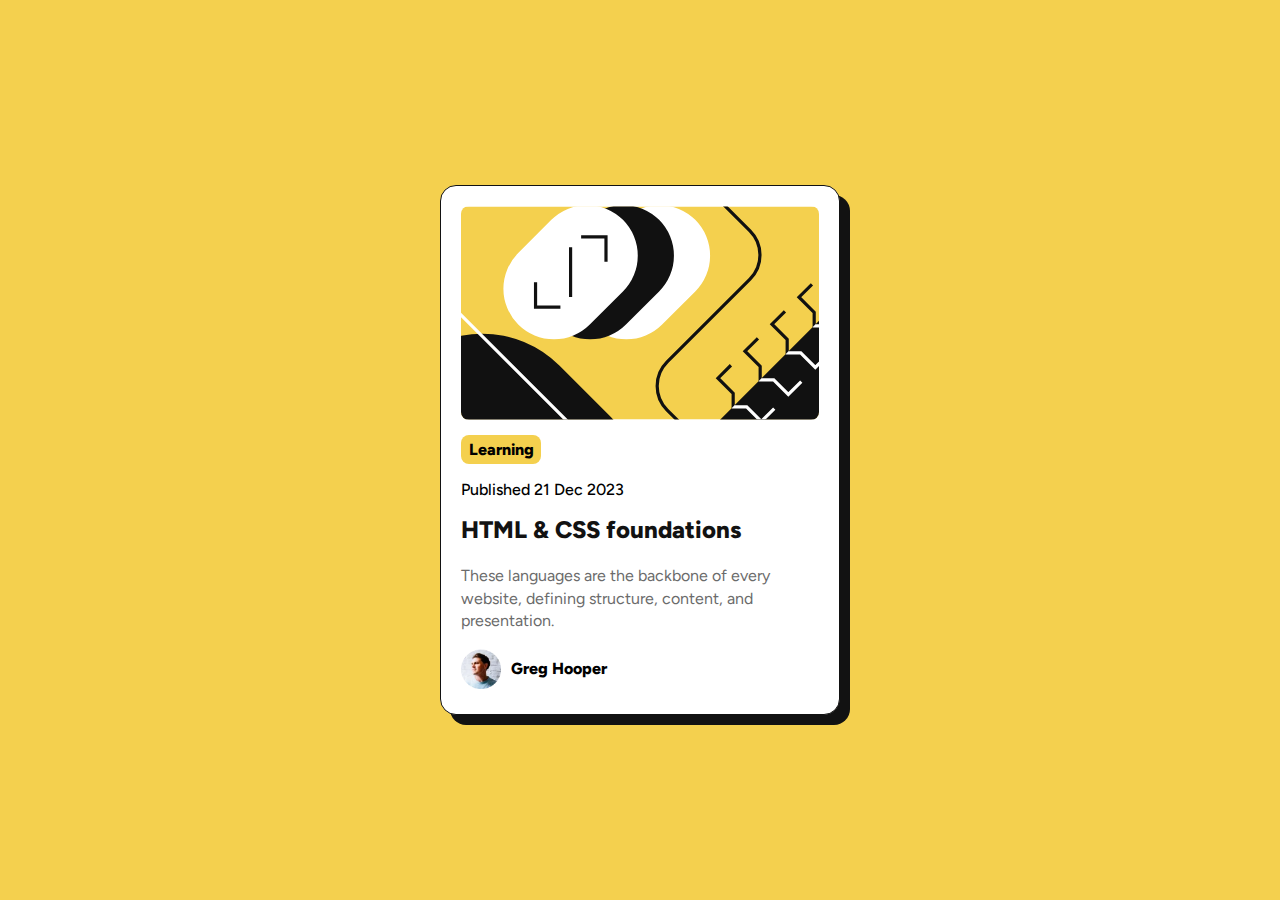
<file: frontend-mentor-blog-preview-card-main/index.html>
<!DOCTYPE html>
<html lang="en">
<head>
  <meta charset="UTF-8">
  <meta name="viewport" content="width=device-width, initial-scale=1.0"> 
  <link rel="icon" type="image/png" sizes="32x32" href="./assets/images/favicon-32x32.png">
  <link rel="stylesheet" href="css/style.css">
  
  <title>Frontend Mentor | Blog preview card</title>

 
</head>
<body>
  

  <main>
    <header>
      <img src="assets/images/illustration-article.svg" alt="">
      <h1>Learning</h1>
      <p class="publi">Published 21 Dec 2023</p>
      <a href="#">HTML & CSS foundations</a>
    </header>
    <section>
      <p>These languages are the backbone of every website, defining structure, content, and presentation.</p>
      <div>
      <img src="assets/images/image-avatar.webp" alt="">
      <h2>Greg Hooper</h2>
    </div>
    </section>
  </main>



  <!-- Learning

  Published 21 Dec 2023

  HTML & CSS foundations

  These languages are the backbone of every website, defining structure, content, and presentation.

  Greg Hooper -->
  

  </div>
</body>
</html>
</file>
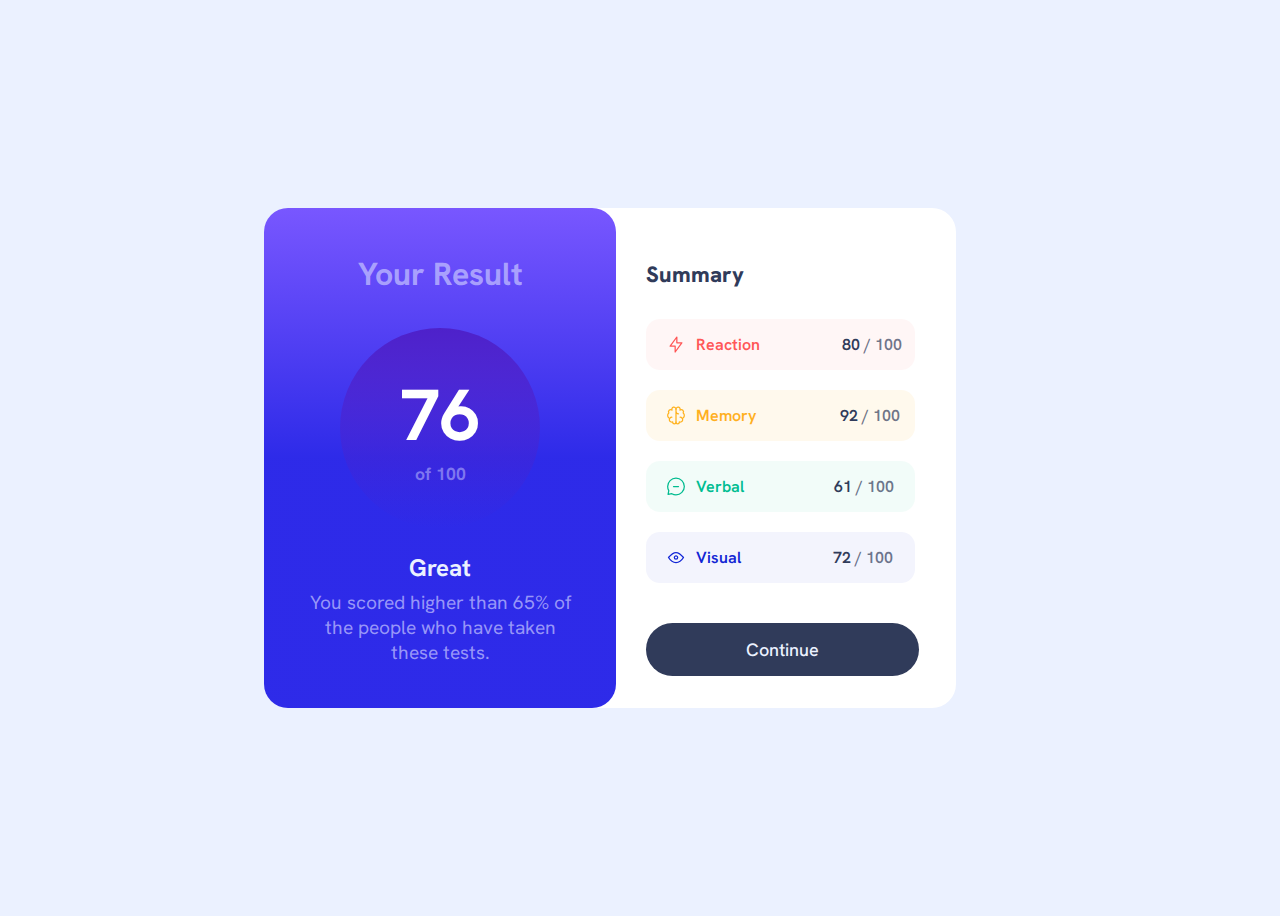
<file: frontend-mentor-challange-results-summary-component-main/index.html>
<!DOCTYPE html>
<html lang="en">

<head>
  <meta charset="UTF-8">
  <meta name="viewport" content="width=device-width, initial-scale=1.0">

  <link rel="icon" type="image/png" sizes="32x32" href="./assets/images/favicon-32x32.png">

  <title>Frontend Mentor | Results summary component</title>
  <link rel="stylesheet" href="./css/style.css">
  

</head>

<body>

  <main>
    <section class="result">
      <h1>Your Result</h1>
      <div class="circle">
          <p id="average-score">76
              <span>of 100</span>
          </p>
      </div>
      <h2 id="result-title">Great</h2>
      <p id="result-description">You scored higher than 65% of the people who have taken these tests.</p>
  </section>
    <section class="summary">
      
      <h3>Summary</h3>
      <ul>
      <!-- js content -->
              </ul>
    </section>
  </main>



 <script src="./js/script.js"></script>

  </div>
</body>

</html>
</file>
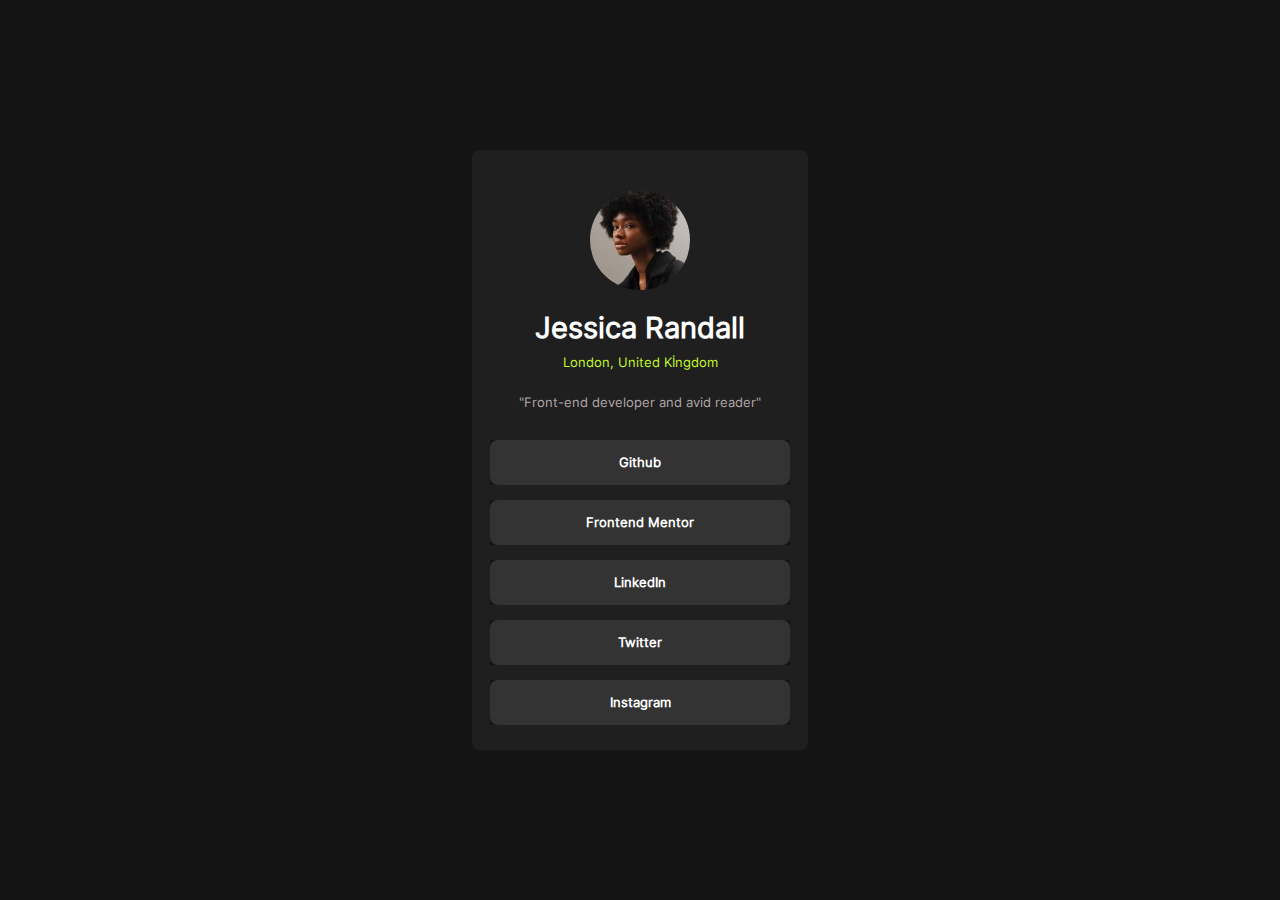
<file: frontend-mentor-challange-Socia-links-profile/index.html>
<!DOCTYPE html>
<html lang="en">
<head>
  <meta charset="UTF-8">
  <meta name="viewport" content="width=device-width, initial-scale=1.0"> 
  <link rel="icon" type="image/png" sizes="32x32" href="./assets/images/favicon-32x32.png">
  <link rel="stylesheet" href="css/style.css">
  <title>Frontend Mentor | Social links profile</title>
</head>
<body>

 <div class="container">
  <header>
    <img src="assets/images/avatar-jessica.jpeg" alt="the avatar of Jessica Randall">
  </header>
  <main class="headers">
    <h1>Jessica Randall</h1>
    <p>London, United Kİngdom</p>
    <p>"Front-end developer and avid reader"</p>
  </main>
  <nav class="btn-container">
    <ul>
      <li><a href="https://github.com/emirsezginn/Frontend-Mentor-Challanges" target="_blank">Github</a></li>
      <li><a href="https://www.frontendmentor.io/profile/emirsezginn" target="_blank">Frontend Mentor</a></li>
      <li><a href="https://www.linkedin.com/in/emirhan-sezgin/" target="_blank">LinkedIn</a></li>
      <li><a href="#">Twitter</a></li>
      <li><a href="#">Instagram</a></li>
    </ul>
  </nav>
 </div>
  

</body>
</html>
</file>
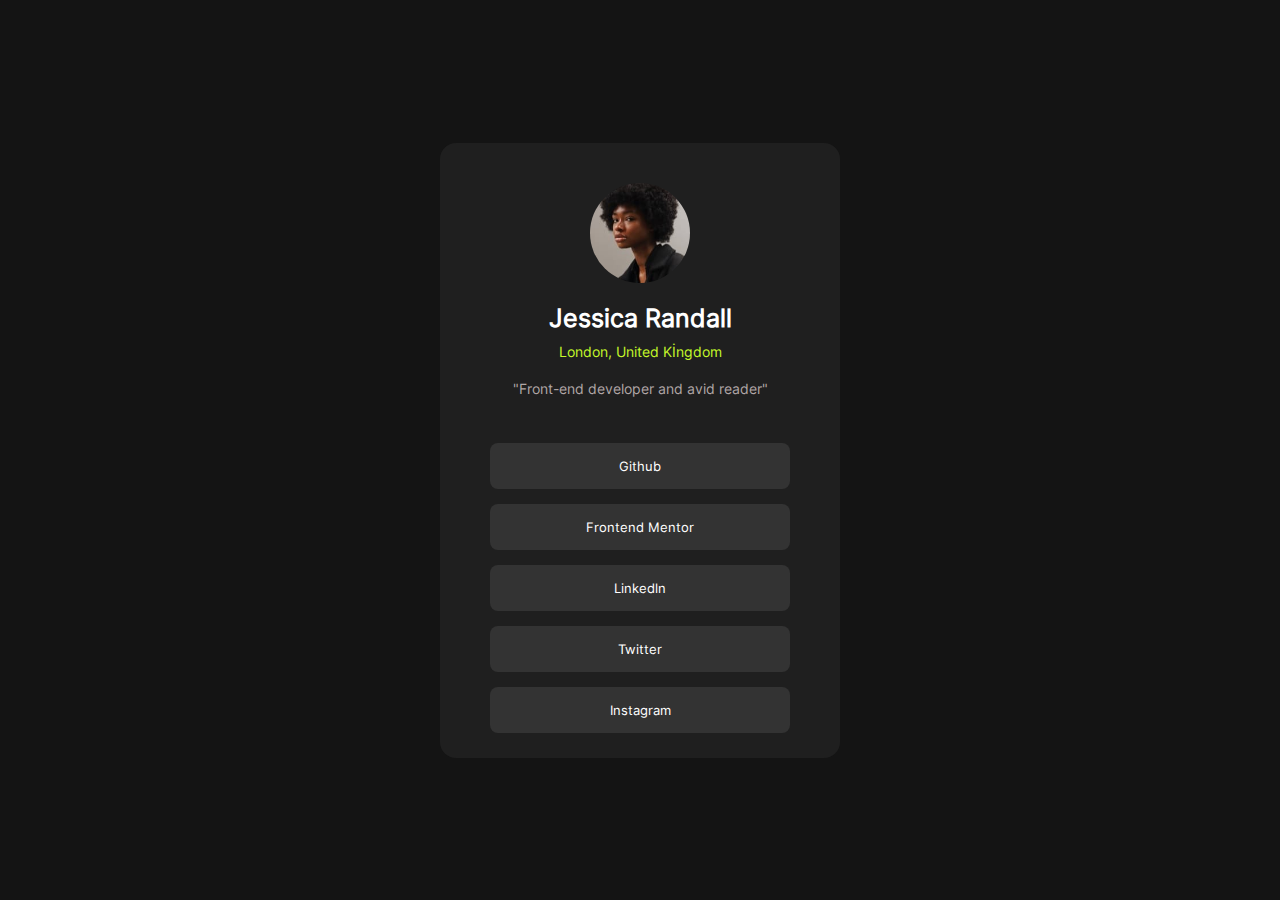
<file: frontend-mentor-challange-Social -inks-profile/index.html>
<!DOCTYPE html>
<html lang="en">
<head>
  <meta charset="UTF-8">
  <meta name="viewport" content="width=device-width, initial-scale=1.0"> 
  <link rel="icon" type="image/png" sizes="32x32" href="./assets/images/favicon-32x32.png">
  <link rel="stylesheet" href="css/style.css">
  <title>Frontend Mentor | Social links profile</title>
</head>
<body>

 <div class="container">
  <div class="img">
    <img src="assets/images/avatar-jessica.jpeg" alt="">
  </div>
  <div class="headers">
    <h4>Jessica Randall</h4>
    <p>London, United Kİngdom</p>
    <p>"Front-end developer and avid reader"</p>
  </div>
  
  <div class="btn-container">
    <button class="btn">Github</button>
    <button class="btn">Frontend Mentor</button>
    <button class="btn">Linkedln</button>
    <button class="btn">Twitter</button>
    <button class="btn">Instagram</button>
  </div>
 </div>
  

</body>
</html>
</file>
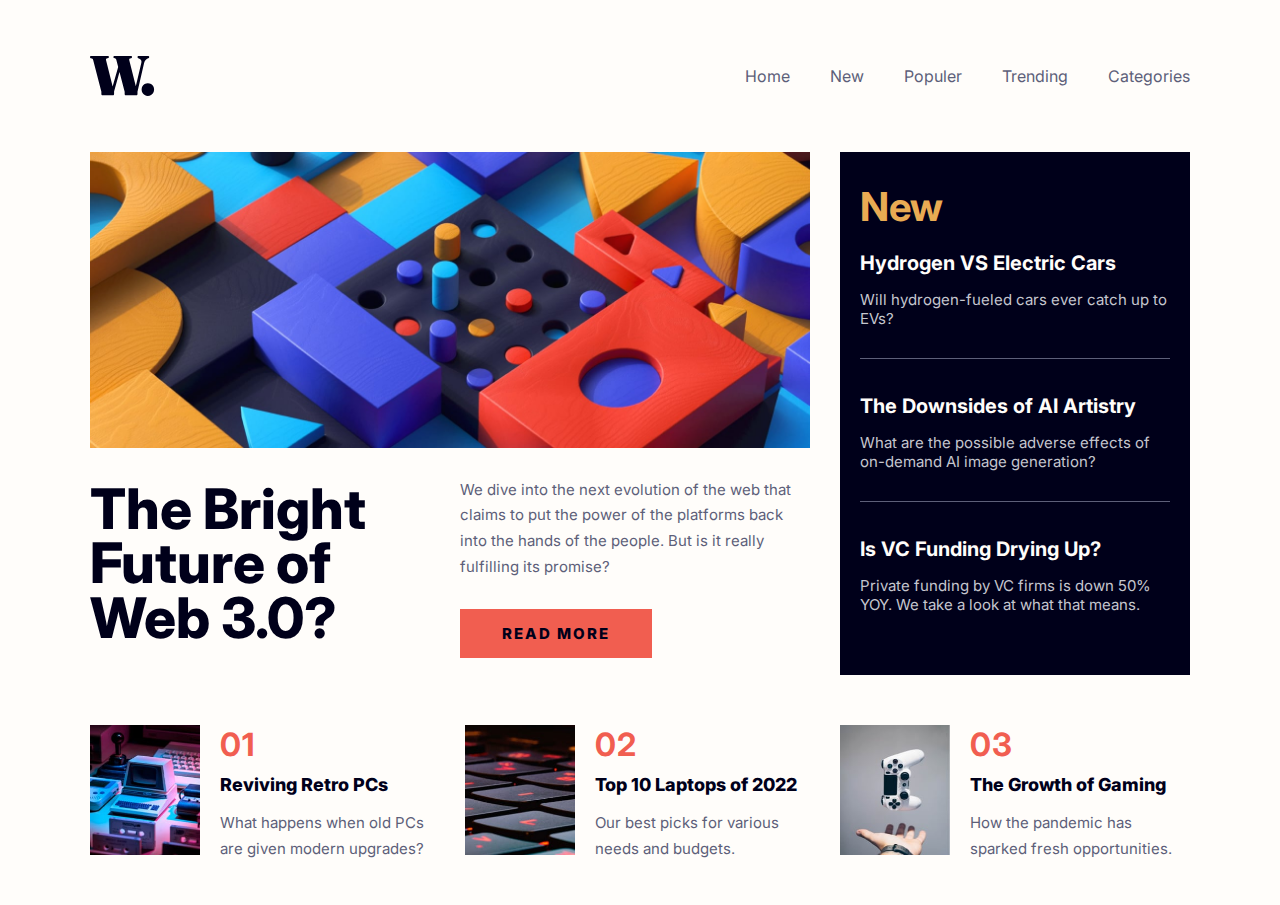
<file: frontend-mentor-news-homepage-main/index.html>
<!DOCTYPE html>
<html lang="en">

<head>
  <meta charset="UTF-8">
  <meta name="viewport" content="width=device-width, initial-scale=1.0">

  <link rel="icon" type="image/png" sizes="32x32" href="./assets/images/favicon-32x32.png">
  <link rel="stylesheet" href="css/style.css">

  <title>Frontend Mentor | News homepage</title>
</head>

<body >

  <nav class="navbar">
    <img src="assets/images/logo.svg" alt="">
    <button class="menu-toggle" id="menu-toggle">☰</button>
    <ul class="menu" id="menu">
      <button class="close-button" id="close-button">&times;</button>
      <li><a href="#">Home</a></li>
      <li><a href="#">New</a></li>
      <li><a href="#">Populer</a></li>
      <li><a href="#">Trending</a></li>
      <li><a href="#">Categories</a></li>
    </ul>
  </nav>

  <main >
    <section>
      <img src="assets/images/image-web-3-desktop.jpg" alt="" class="w-100 dekstop">
      <img src="assets/images/image-web-3-mobile.jpg" alt="" class="w-100 mobile">
      <article>
        <div>
          <h1> The Bright Future of Web 3.0?</h1>
        </div>
        <div>
          <p> We dive into the next evolution of the web that claims to put the power of the platforms back into the
            hands of the people.
            But is it really fulfilling its promise?</p>
          <a href="#" class="btn">READ MORE</a>
        </div>
      </article>
    </section>
    <aside>
      <h2>New</h2>
      <a href="#">Hydrogen VS Electric Cars</a>
      <p>Will hydrogen-fueled cars ever catch up to EVs?</p>
      <a href="#">The Downsides of AI Artistry</a>
      <p>What are the possible adverse effects of on-demand AI image generation?</p>
      <a href="#">Is VC Funding Drying Up?</a>
      <p class="bb-none">Private funding by VC firms is down 50% YOY. We take a look at what that means.</p>
    </aside>
  </main>

  <footer>
    <div class="card">
      <img src="assets/images/image-retro-pcs.jpg" alt="">
      <div>
        <h3>01</h3>
        <a href="#">Reviving Retro PCs</a>
        <p>What happens when old PCs are given modern upgrades?</p>
      </div>
    </div>

    <div class="card">
      <img src="assets/images/image-top-laptops.jpg" alt="">
      <div>
        <h3>02</h3>
        <a href="#">Top 10 Laptops of 2022</a>
        <p>Our best picks for various needs and budgets.</p>
      </div>
    </div>

    <div class="card">
      <img src="assets/images/image-gaming-growth.jpg" alt="">
      <div>
        <h3>03</h3>
        <a href="#">The Growth of Gaming</a>
        <p>How the pandemic has sparked fresh opportunities.</p>
      </div>
    </div>
  </footer>


<script src="js/script.js"></script>

</body>

</html>
</file>
<file: frontend-mentor-blog-preview-card-main/css/style.css>
@import url('https://fonts.googleapis.com/css2?family=Figtree:ital,wght@0,300..900;1,300..900&display=swap');


* {
    box-sizing: border-box;
    font-family: "Figtree";
}

body {
    display: flex;
    justify-content: center;
    align-items: center;
    height: 100vh;
    margin: 0;
    padding: 0;
    background: hsl(47, 88%, 63%);
}

p {
    font-size: 16px;
}

main {
    display: grid;
    width: 25rem;
    height: 33.1rem;
    padding: 20px;
    background:hsl(0, 0%, 100%);
    overflow: hidden;
    flex-wrap: wrap;
    border-radius: 16px;
    border: 1px solid hsl(0, 0%, 7%);
    box-shadow: 10px 10px hsl(0, 0%, 7%) ;
}

main > header > img{
    width: 100%;
    border-radius: 8px;
}

main > header > h1 {
    text-align: center;
    width: 5rem;
    padding: 5px 5px;
    background: hsl(47, 88%, 63%);
    border-radius: 8px;
    font-weight: 800;
    font-size: 16px;
}

.publi{
    font-weight: 500;
}

main > header > a {
font-size: 24px;
font-weight: 800;
text-decoration: none;
color: hsl(0, 0%, 7%) ;
}

main > header > a:hover {
    color: hsl(47, 88%, 63%);
}

main > section > p{
color: hsl(0, 0%, 42%);
line-height: 1.4rem;
}

div {
    display: flex;
}

section > div > img {
    width: 40px;
    height: 40px;   
}

section > div > h2 {
    margin: 0;
    padding: 10px 0 0 10px;
    font-size: 16px;
    font-weight: 800;
}

@media screen and (max-width: 450px) {
    body{
        margin: 30px;
    }
}
</file>
<file: frontend-mentor-challange-results-summary-component-main/css/style.css>
@import url("https://fonts.googleapis.com/css2?family=Hanken+Grotesk:ital,wght@0,100..900;1,100..900&display=swap");

* {
  box-sizing: border-box;
  font-family: "Hanken Grotesk", Arial, Helvetica, sans-serif;
}

body {
  padding: 0;
  background: hsl(221, 100%, 96%);
  height: 100vh;
  display: flex;
  justify-content: center;
  align-items: center;
  overflow: hidden;

}

main {
  display: flex;
  justify-content: center;
  align-items: center;
}

main > .result {
  display: grid;
  justify-content: center;
  align-items: center;
  text-align: center;
  width: 22rem;
  height: 31.25rem;
  background: linear-gradient(
    180deg,
    hsl(252, 100%, 67%),
    hsl(241, 81%, 54%),
    hsl(241, 81%, 54%)
  );
  border-radius: 24px;
  padding: 20px 40px;
  color: hsla(241, 100%, 89%, 0.7);
  z-index: 1;
}

main > .result > h2 {
  color: hsl(221, 100%, 96%);
  margin-bottom: -20px;
}

main > .result > p {
  font-size: 1.2rem;
}

main > .result > .circle {
  display: block;
  color: hsl(0, 0%, 100%);
  position: relative;
  top: 50%;
  left: 50%;
  transform: translate(-50%, -50%);
  width: 12.5rem;
  height: 12.5rem;
  border-radius: 50%;
  background: linear-gradient(
    180deg,
    hsla(256, 72%, 46%, 1),
    hsla(241, 72%, 46%, 0)
  );
}

main > .result > .circle > p {
  font-size: 4.5rem;
  margin-top: 40px;
  font-weight: 700;
}

main > .result > .circle > p > span {
  display: block;
  font-size: 1.1rem;
  color: hsla(241, 100%, 89%, 0.5);
}

main > .summary {
  position: relative;
  width: 25rem;
  height: 31.25rem;
  background: hsl(0, 0%, 100%);
  padding: 30px 30px 30px 50px;
  right: 60px;
  border-radius: 0 24px 24px 0;
}

main > .summary  > h3 {
  margin-left: 40px;
  font-size: 22px;
  font-weight: 800;
  color: hsl(224, 30%, 27%);
}

main > .summary > ul > li {
  display: flex;
  justify-content: space-between;
  margin-bottom: 20px;
  list-style-type: none;
  padding: 15px 10px;
  width: 16.8rem;
  background: hsla(0, 100%, 67%, 0.05);
  border-radius: 14px;
  font-weight: 600;
}

main > .summary > ul > li:first-of-type {
  margin-top: 30px;
}

main > .summary > ul > li > img {
  padding: 0 10px;
}

.span {
  color: hsl(224, 30%, 27%);
  margin: auto;
  padding-left: 80px;
}

.span2 {
  color: hsla(224, 30%, 27%, 0.7);
}

button {
  padding: 15px 100px;
  border: none;
  border-radius: 5rem;
  background: hsl(224, 30%, 27%);
  color: hsl(221, 100%, 96%);
  font-size: 18px;
  font-weight: 500;
  margin-top: 20px;
  margin-left: 40px;
  cursor: pointer;
}

button:hover {
  background: linear-gradient(
    180deg,
    hsl(252, 100%, 67%),
    hsl(241, 81%, 54%)
    );
}


@media screen and (max-width: 450px){
  body, html {
    padding: 0;
    margin: 0;
    background: hsl(0, 0%, 100%);    display: grid;
    justify-content: center;
    width: 100%;
  }

  main {
    display: block;
}

  main > .result {
    text-align: center;
    margin-right: 0;
    width: 100%;
    height: 21.8rem;
    border-radius:0 0 32px 32px;
    color: hsla(241, 100%, 89%, 0.7);
  }

  main > .result > h1 {
    font-size: 1.2rem;
    transform: translateY(-10px);
  }

  main > .result > h2 {
    color: hsl(221, 100%, 96%);
    font-size: 1.3rem;
  }
  
  main > .result > p {
    font-size: 1rem;
    padding: 15px 20px;
  }

  main > .result > .circle {
    color: hsl(0, 0%, 100%);
    position: relative;
    top: 50%;
    left: 50%;
    transform: translate(-50%, -50%);
    width: 9.3rem;
    height: 9.3rem;
    border-radius: 50%;
    background: linear-gradient(
      180deg,
      hsla(256, 72%, 46%, 1),
      hsla(241, 72%, 46%, 0)
    );
  }

  main > .result > .circle > p {
    font-size: 3.5rem;
    margin-top: 30px;
    font-weight: 700;
  }
  
  main > .result > .circle > p > span {
    display: block;
    font-size: 0.9rem;
    color: hsla(241, 100%, 89%, 0.5);
  }

  main > .summary {
    position: relative;
    right: 0;
    width: 100%;
    background: hsl(0, 0%, 100%);
    border-radius: 0;
    padding: 0;
  }

  main > .summary > ul > h3 {
    font-size: 18px;
    font-weight: 800;
    color: hsl(224, 30%, 27%);
    margin-top: 20px;
  }

  main > .summary > ul > li:first-of-type {
    margin-top: 20px;
  }

  main > .summary > ul > li {
    padding: 15px 10px;
    width: 18.75rem;
    background: hsla(0, 100%, 67%, 0.05);
    border-radius: 14px;
    font-weight: 600;
  }

  button {
  margin-left: 45px;
  padding: 15px 110px;

  }
}
</file>
<file: frontend-mentor-challange-Socia-links-profile/css/style.css>
@font-face {
  font-family: "Inter";
  src: url("../assets/fonts/static/Inter-Regular.ttf") format("truetype");
  font-display: swap;
}

* {
  margin: 0;
  padding: 0;
  background: hsl(0, 0%, 8%);
  box-sizing: border-box;
}

body {
  font-family: "Inter", Arial, sans-serif;
  display: flex;
  justify-content: center;
  align-items: center;
  height: 100vh;
}

.container {
  display: grid;
  min-width: 21rem;
  min-height: 600px;
  border-radius: 8px;
  background: hsl(0, 0%, 12%);
  overflow: auto;
  position: relative;
}

.container > header {
  display: grid;
  justify-content: center;
  width: 100%;
  height: 100px;
  background: none;
}

.container > header > img {
  border-radius: 50%;
  width: 100%;
  height: 100px;
  margin-top: 40px;
}

.container > .headers {
  position: relative;
  width: 100%;
  height: 130px;
  top: 60px;
  background: none;
}

.container > .headers > h1 {
  display: grid;
  justify-content: center;
  font-size: 1.8rem;
  font-weight: 600;
  background: none;
  color: hsl(0, 0%, 100%);
}
.container > .headers > p {
  display: grid;
  justify-content: center;
  font-size: 0.8rem;
  font-weight: 400;
  background: none;
  color: hsl(75, 94%, 57%);
  margin-top: 10px;
}

.container > .headers > p:last-of-type {
  font-size: 0.8rem;
  color: hsl(0, 6%, 67%);
  margin-top: 25px;
}

.btn-container {
  display: grid;
  justify-content: center;
  width: 100%;
  padding: 10px;
  background: none;
  margin-top: 50px;
}
.btn-container > ul {
  list-style-type: none;
  width: 18.75rem;
  font-weight: 400;
  transition: all 0.3s ease;
  background: none;
}

.btn-container > ul > li {
  text-align: center;
  margin-bottom: 15px;
  transition: all 0.2s ease;}
  
  .btn-container > ul > li > a {
  border-radius: 8px;
  display: block;
  text-decoration: none;
  color: hsl(0, 0%, 100%);
  background: hsl(0, 0%, 20%);
  font-size: 0.8rem;
  font-weight: 600;
  padding: 15px 0;
 transition: all 0.2s ease;
}


.btn-container > ul > li > a:hover {
  background: hsl(75, 94%, 57%);
  color: hsl(0, 0%, 12%);
}

@media screen and (max-width: 450px) {
  .container {
    margin: 0 20px;
  }
}
</file>
<file: frontend-mentor-challange-Social -inks-profile/css/style.css>
@font-face {
  font-family: "Inter";
  src: url("../assets/fonts/static/Inter-Regular.ttf") format("truetype");
  font-weight: 400;
}

* {
  margin: 0;
  padding: 0;
  background: hsl(0, 0%, 8%);
  box-sizing: border-box;
}

body {
  display: flex;
  justify-content: center;
  align-items: center;
  height: 100vh;
}

.container {
  display: grid;
  width: 400px;
  min-height: 600px;
  border-radius: 16px;
  background: hsl(0, 0%, 12%);
  overflow: auto;
  position: relative;
}

.container > .img {
  display: grid;
  justify-content: center;
  width: 100%;
  height: 100px;
  background: none;
}

.container > .img > img {
  border-radius: 50%;
  width: 100%;
  height: 100px;
  margin-top: 40px;
}

.container > .headers {
  position: relative;
  width: 100%;
  height: 130px;
  top: 60px;
  background: none;
}

.container > .headers > h4 {
  display: grid;
  justify-content: center;
  font-size: 25px;
  font-weight: 600;
  background: none;
  color: hsl(0, 0%, 100%);
  font-family: "Inter";
}
.container > .headers > p {
  font-family: "Inter";
  display: grid;
  justify-content: center;
  font-size: 14px;
  font-weight: 400;
  background: none;
  color: hsl(75, 94%, 57%);
  margin-top: 10px;
}

.container > .headers > p:last-of-type {
  font-size: 14px;
  color: hsl(0, 6%, 67%);
  margin-top: 20px;
}

.btn-container {
  display: grid;
justify-content: center;
  width: 100%;
  padding: 10px;
  background: none;
  margin-top: 60px;
}



.btn-container > .btn {
    display: flex;
    justify-content: center;
    width: 300px;
    margin-bottom: 15px;
    padding: 15px 0;
    background: hsl(0, 0%, 20%);
    border-radius: 8px;
    border: none;
    color: hsl(0, 0%, 100%) ;
    font-family: "Inter";
    font-weight: 400;
    transition: all 0.3s ease;
}

.btn-container > button {
 cursor: pointer;
}

.btn-container > button:hover {
    background: hsl(75, 94%, 57%);
    color: hsl(0, 0%, 12%);
}


@media screen and (max-width: 450px) {
    .container {
        margin: 0 20px;
    }
}
</file>
<file: frontend-mentor-news-homepage-main/css/style.css>
@import url("https://fonts.googleapis.com/css2?family=Inter:ital,opsz,wght@0,14..32,100..900;1,14..32,100..900&display=swap");

* {
  box-sizing: border-box;
  font-family: "Inter";
}

p {
  font-size: 15px;
}

.w-100 {
  width: 100%;
}


.bb-none {
  border-bottom: none !important;
  padding: 0;
}

.mobile {
  display: none;
}



body {
  width: 1100px;
  margin: 50px auto;
  padding: 0;
  background: hsl(36, 100%, 99%);
}

main {
  display: flex;
  flex-wrap: wrap;
  gap: 30px;
  margin-top: 50px;
}

nav {
  display: flex;
  justify-content: space-between;
  align-items: center;
  position: relative;
}
nav > ul > button,
nav > button {
  display: none;
  border: none;
  background: none;
  cursor: pointer;
  color: hsl(240, 100%, 5%);

}


nav > ul {
  display: flex;
}

nav > ul > li {
  list-style-type: none;
}

nav > ul > li > a {
  text-decoration: none;
  color: hsl(236, 13%, 42%);
  padding-left: 40px;
  cursor: pointer;
}

nav > ul > li > a:hover {
  color: hsl(5, 85%, 63%);
}

section {
  flex: 2;
}

aside {
  flex: 1;
  background: hsl(240, 100%, 5%);
  padding: 30px 20px;
  max-width: 350px;
}

aside > h2 {
  color: hsl(35, 77%, 62%);
  font-size: 40px;
  margin: 0;
}

aside > a {
  display: block;
  text-decoration: none;
  color: hsl(36, 100%, 99%);
  padding-top: 20px;
  font-size: 20px;
  font-weight: 700;
}

aside > a:hover {
  color: hsl(35, 77%, 62%);
}

aside > p {
  color: hsl(233, 8%, 79%);
  border-bottom: 1px solid hsl(236, 13%, 42%);
  padding-bottom: 30px;
}

article {
  display: flex;
}

article > div {
  flex: 1;
}

article > div > h1 {
  font-size: 3.5rem;
  color: hsl(240, 100%, 5%);
  margin: 0;
  padding: 30px 30px 30px 0;
  line-height: 3.4rem;
  font-weight: 800;
}

article > div > p {
  color: hsl(236, 13%, 42%);
  line-height: 1.6rem;
  padding: 10px;
}

.btn {
  display: block;
  text-decoration: none;
  text-align: center;
  color: hsl(240, 100%, 5%);
  background: hsl(5, 85%, 63%);
  padding: 15px 20px;
  max-width: 12rem;
  font-weight: 800;
  font-size: 15px;
  letter-spacing: 2px;
  margin: 20px 0 0 10px;
  transition: all 0.3s ease;
}

.btn:hover {
  background: hsl(240, 100%, 5%);
  color: hsl(36, 100%, 99%);
}

footer {
  display: flex;
  align-items: center;
  margin-top: 50px;
  gap: 25px;
}
footer > .card {
  display: flex;
  flex: 1;
  gap: 20px;
  height: 130px;
}

footer > .card > img {
  width: 100%;
  height: 100%;
  flex: 1;
}

footer > .card > div {
  flex: 2;
}

footer > .card > div > h3 {
  color: hsl(5, 85%, 63%);
  font-size: 2rem;
  margin: 0;
  padding: 0 0 10px 0;
  letter-spacing: 1px;
}

footer > .card > div > a {
  text-decoration: none;
  color: hsl(240, 100%, 5%);
  font-weight: 800;
  font-size:18px;
}

footer > .card > div > a:hover{
  color: hsl(5, 85%, 63%);
}

footer > .card > div > p {
  color: hsl(236, 13%, 42%);
  line-height: 1.6rem;
  padding: 0;
}

@media screen and (max-width: 450px) {

  body {
    width: 100%;
    margin: 0 0 50px 0;
    padding: 20px 10px;
  }


.blur-background.active {
    display: block;
}


  .dekstop {
    display: none;
  }
  .mobile {
    display: block;
  }

  nav > ul {
    display: none;
  }

  nav > ul > button,
nav > button {
    display: block;
    font-size: 25px;
  }

  nav > ul > li > a {
    display: block;
    padding: 0;
    margin-top: 20px;
    color: hsl(240, 100%, 5%);
  }

  .menu{
    display: flex;
    flex-direction: column;
    position: fixed;
    top: -20px;
    right: -250px;
    width: 250px;
    height: 100%;
    background-color: hsl(36, 100%, 99%);
    transition: right 0.3s ease;
    padding-top: 60px;
    z-index: 999;
  }

  .close-button {
    position: absolute;
    top: 25px;
    right: 20px;
    font-size: 30px;
  }

  .menu.active {
    right: 0;
  }
  
  main {
    display: grid;
  }

  main > section > article {
    display: grid;
  }

  main > section > article > div > h1 {
   font-size: 3rem;
   padding: 20px 20px 20px 0;
  }

  main > section > article > div > p {
    padding: 0;
    margin: 0;
  }

  .btn {
    text-align: center;
    margin-left: 0;
}

  aside {
    max-width: 100%;
    margin: 30px 0;
  }

  footer {
    display: grid;
    gap: 20px;
  }
}
</file>
